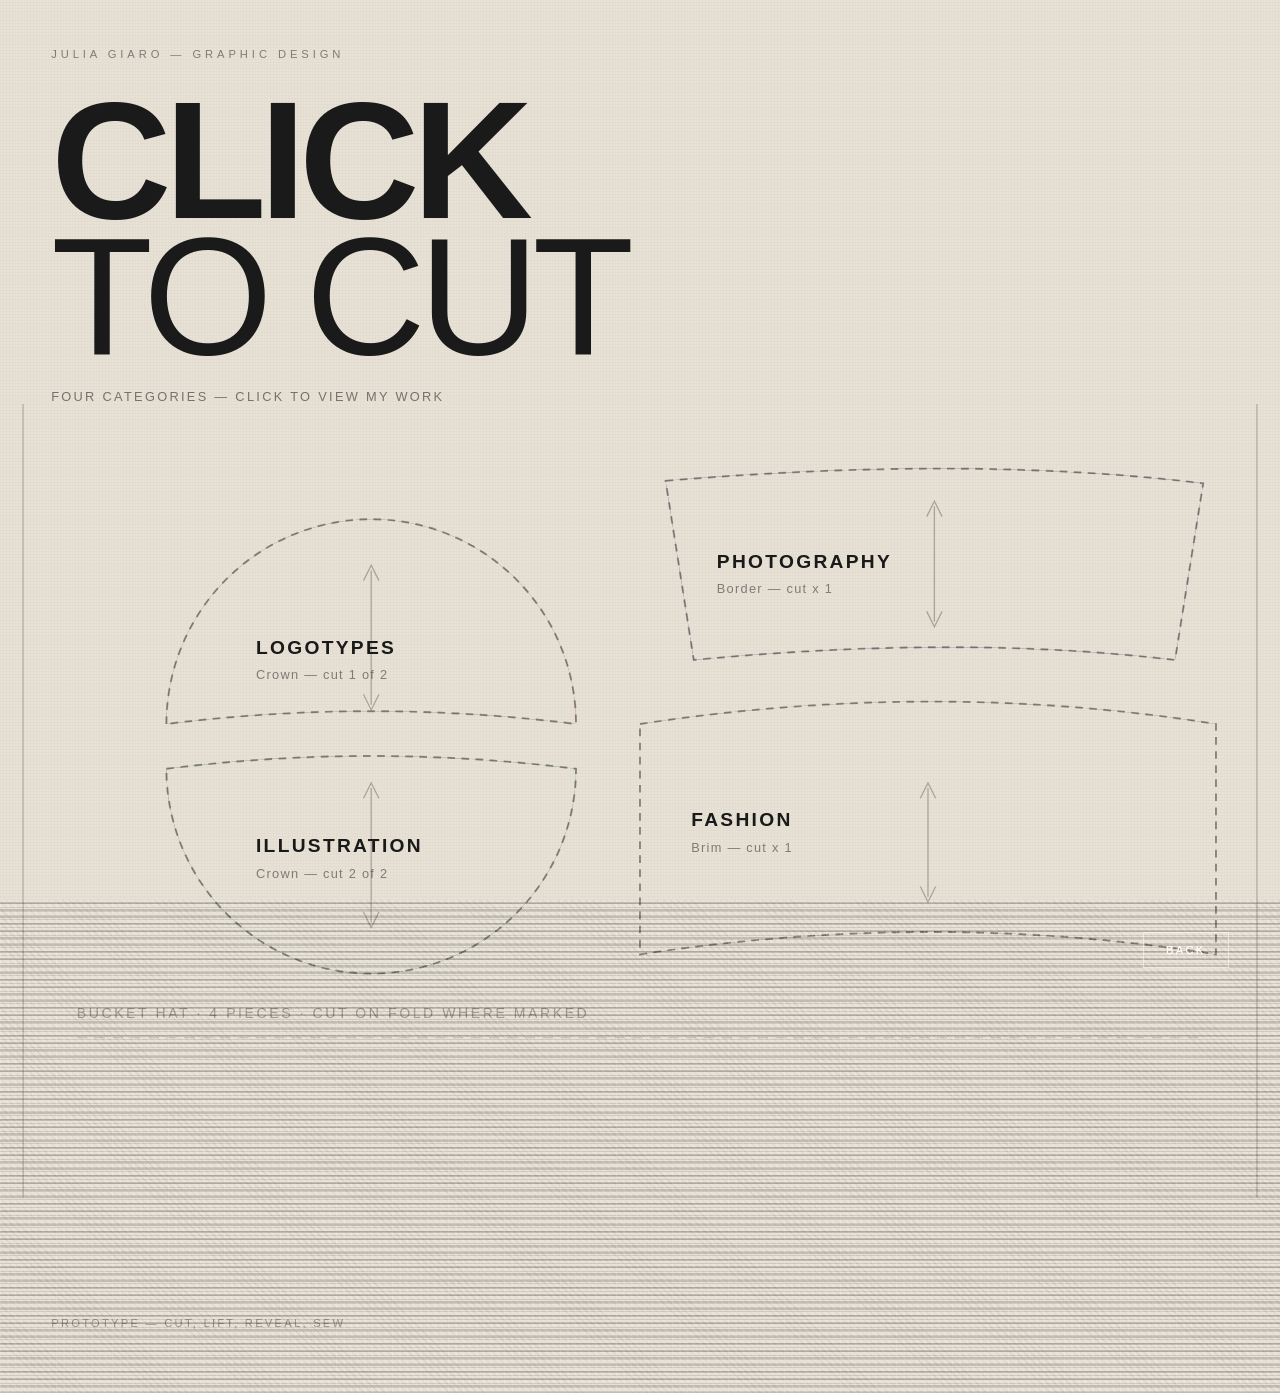
<file: graphical-design.html>
<!DOCTYPE html>
<html lang="en">
<head>
<meta charset="utf-8">
<meta name="viewport" content="width=device-width, initial-scale=1">
<title>Pattern — reveal prototype</title>
<link rel="stylesheet" href="graphical-design.css">
</head>
<body>

<header>
  <div class="selvage"><a href="index.html" class="home-link">Julia Giaro — Graphic Design</a></div>
  <h1>Click<span class="thin">to Cut</span></h1>
  <div class="instruction">Four Categories — click to view my work</div>
</header>

<svg id="layout" viewBox="0 0 1000 620" xmlns="http://www.w3.org/2000/svg">
  <defs>
    <!-- weave texture reused on every underlayer -->
    <pattern id="weave" width="4" height="4" patternUnits="userSpaceOnUse">
      <rect width="4" height="4" fill="none"/>
      <line x1="0" y1="0" x2="0" y2="4" stroke="rgba(0,0,0,.12)" stroke-width="1"/>
      <line x1="0" y1="0" x2="4" y2="0" stroke="rgba(255,255,255,.10)" stroke-width="1"/>
    </pattern>
  </defs>

  <line x1="18" y1="0" x2="18" y2="620" stroke="#1a1a1a" stroke-width="1" opacity=".25"/>
  <line x1="982" y1="0" x2="982" y2="620" stroke="#1a1a1a" stroke-width="1" opacity=".25"/>

  <!-- LOGOTYPES -->
  <g class="piece" data-color="#b8442f"
     data-title="Logotypes" data-cat="logotypes"
     data-body="Identity work for paying clients and student organisations. Guldtummen's prize logo, later printed on the physical award. Artmed AB. Two wine label commissions. Logo and typography for SexIT, FlashIT and HelgIT.">
    <path class="under" fill="#b8442f" d="M 130 250 A 160 160 0 0 1 450 250 Q 290 230 130 250 Z"/>
    <path class="under" fill="url(#weave)" d="M 130 250 A 160 160 0 0 1 450 250 Q 290 230 130 250 Z"/>
    <g class="top-layer">
      <path class="top" d="M 130 250 A 160 160 0 0 1 450 250 Q 290 230 130 250 Z"/>
      <path class="chalk" d="M 130 250 A 160 160 0 0 1 450 250 Q 290 230 130 250 Z"/>
    </g>
    <path class="cut" d="M 130 250 A 160 160 0 0 1 450 250 Q 290 230 130 250 Z"/>
    <line class="grain" x1="290" y1="130" x2="290" y2="235"/>
    <path class="grain" d="M 284 138 L 290 126 L 296 138"/>
    <path class="grain" d="M 284 227 L 290 239 L 296 227"/>
    <text class="label" x="200" y="195">Logotypes</text>
    <text class="count" x="200" y="215">Crown — cut 1 of 2</text>
  </g>

  <!-- ILLUSTRATION -->
  <g class="piece" data-color="#2f6b5e"
     data-title="Illustration" data-cat="illustration"
     data-body="Hand-drawn and vector illustration, including the Guldtummen prize graphic and event material for student organisations.">
    <path class="under" fill="#2f6b5e" d="M 130 285 Q 290 265 450 285 A 160 160 0 0 1 130 285 Z"/>
    <path class="under" fill="url(#weave)" d="M 130 285 Q 290 265 450 285 A 160 160 0 0 1 130 285 Z"/>
    <g class="top-layer">
      <path class="top" d="M 130 285 Q 290 265 450 285 A 160 160 0 0 1 130 285 Z"/>
      <path class="chalk" d="M 130 285 Q 290 265 450 285 A 160 160 0 0 1 130 285 Z"/>
    </g>
    <path class="cut" d="M 130 285 Q 290 265 450 285 A 160 160 0 0 1 130 285 Z"/>
    <line class="grain" x1="290" y1="300" x2="290" y2="405"/>
    <path class="grain" d="M 284 308 L 290 296 L 296 308"/>
    <path class="grain" d="M 284 397 L 290 409 L 296 397"/>
    <text class="label" x="200" y="350">Illustration</text>
    <text class="count" x="200" y="370">Crown — cut 2 of 2</text>
  </g>

  <!-- PHOTOGRAPHY -->
  <g class="piece" data-color="#3a4a7c"
     data-title="Photography" data-cat="photography"
     data-body="Commissioned photography alongside personal work. Trained under nature photographer Piotr Malczewski at Galeria Fotografii.">
    <path class="under" fill="#3a4a7c" d="M 520 60 Q 760 40 940 62 L 918 200 Q 750 180 542 200 Z"/>
    <path class="under" fill="url(#weave)" d="M 520 60 Q 760 40 940 62 L 918 200 Q 750 180 542 200 Z"/>
    <g class="top-layer">
      <path class="top" d="M 520 60 Q 760 40 940 62 L 918 200 Q 750 180 542 200 Z"/>
      <path class="chalk" d="M 520 60 Q 760 40 940 62 L 918 200 Q 750 180 542 200 Z"/>
    </g>
    <path class="cut" d="M 520 60 Q 760 40 940 62 L 918 200 Q 750 180 542 200 Z"/>
    <line class="grain" x1="730" y1="80" x2="730" y2="170"/>
    <path class="grain" d="M 724 88 L 730 76 L 736 88"/>
    <path class="grain" d="M 724 162 L 730 174 L 736 162"/>
    <text class="label" x="560" y="128">Photography</text>
    <text class="count" x="560" y="148">Border — cut x 1</text>
  </g>

  <!-- FASHION -->
  <g class="piece" data-color="#a86420"
     data-title="Fashion" data-cat="fashion"
     data-body="Garment construction and pattern work. This layout is a bucket hat: a crown split in two, a side band and a brim.">
    <path class="under" fill="#a86420" d="M 500 250 Q 730 215 950 250 L 950 430 Q 730 395 500 430 Z"/>
    <path class="under" fill="url(#weave)" d="M 500 250 Q 730 215 950 250 L 950 430 Q 730 395 500 430 Z"/>
    <g class="top-layer">
      <path class="top" d="M 500 250 Q 730 215 950 250 L 950 430 Q 730 395 500 430 Z"/>
      <path class="chalk" d="M 500 250 Q 730 215 950 250 L 950 430 Q 730 395 500 430 Z"/>
    </g>
    <path class="cut" d="M 500 250 Q 730 215 950 250 L 950 430 Q 730 395 500 430 Z"/>
    <line class="grain" x1="725" y1="300" x2="725" y2="385"/>
    <path class="grain" d="M 719 308 L 725 296 L 731 308"/>
    <path class="grain" d="M 719 377 L 725 389 L 731 377"/>
    <text class="label" x="540" y="330">Fashion</text>
    <text class="count" x="540" y="350">Brim — cut x 1</text>
  </g>

  <text x="60" y="480" font-size="11" letter-spacing="2" opacity=".35" fill="#1a1a1a">BUCKET HAT · 4 PIECES · CUT ON FOLD WHERE MARKED</text>
  <line x1="60" y1="495" x2="940" y2="495" stroke="#1a1a1a" stroke-width="1" opacity=".15" stroke-dasharray="8 6"/>
</svg>

<button id="reset">Reverse the cut</button>

<button id="sew-trigger">Sew the pieces together</button>

<div id="sew-stage">
  <button id="sew-close">Close</button>
  <div id="sew-caption">Joining the seams</div>

  <svg id="sew-svg" viewBox="0 0 400 300" xmlns="http://www.w3.org/2000/svg">
    <defs>
      <pattern id="weave2" width="4" height="4" patternUnits="userSpaceOnUse">
        <line x1="0" y1="0" x2="0" y2="4" stroke="rgba(0,0,0,.13)" stroke-width="1"/>
        <line x1="0" y1="0" x2="4" y2="0" stroke="rgba(255,255,255,.09)" stroke-width="1"/>
      </pattern>
    </defs>

    <!-- BRIM: wide ellipse, sits behind and below -->
    <g class="sew-piece" id="sp-brim">
      <path fill="#a86420" d="M 200 196 C 96 196 30 214 30 232 C 30 250 96 266 200 266 C 304 266 370 250 370 232 C 370 214 304 196 200 196 Z"/>
      <path fill="url(#weave2)" d="M 200 196 C 96 196 30 214 30 232 C 30 250 96 266 200 266 C 304 266 370 250 370 232 C 370 214 304 196 200 196 Z"/>
    </g>

    <!-- SIDE BAND: tapered wall from crown down to brim -->
    <g class="sew-piece" id="sp-band">
      <path fill="#3a4a7c" d="M 108 120 L 92 218 C 92 236 308 236 308 218 L 292 120 C 292 136 108 136 108 120 Z"/>
      <path fill="url(#weave2)" d="M 108 120 L 92 218 C 92 236 308 236 308 218 L 292 120 C 292 136 108 136 108 120 Z"/>
    </g>

    <!-- CROWN half 2: lower half-moon of the top -->
    <g class="sew-piece" id="sp-crown-b">
      <path fill="#2f6b5e" d="M 108 120 C 108 136 292 136 292 120 C 292 112 108 112 108 120 Z"/>
      <path fill="url(#weave2)" d="M 108 120 C 108 136 292 136 292 120 C 292 112 108 112 108 120 Z"/>
    </g>

    <!-- CROWN half 1: domed top -->
    <g class="sew-piece" id="sp-crown-a">
      <path fill="#b8442f" d="M 108 120 C 108 62 148 40 200 40 C 252 40 292 62 292 120 C 292 112 108 112 108 120 Z"/>
      <path fill="url(#weave2)" d="M 108 120 C 108 62 148 40 200 40 C 252 40 292 62 292 120 C 292 112 108 112 108 120 Z"/>
    </g>

    <!-- seams along the joins -->
    <path class="seam" id="seam-1" d="M 108 120 C 108 112 292 112 292 120"/>
    <path class="seam" id="seam-2" d="M 108 120 C 108 136 292 136 292 120"/>
    <path class="seam" id="seam-3" d="M 92 218 C 92 236 308 236 308 218"/>
  </svg>

  <div id="reveal-photo">
    <div id="portrait-wrap">
      <img id="portrait" alt="Julia Giaro" src="profile-pic.jpg">
      <svg id="flying-hat" viewBox="0 0 400 300" xmlns="http://www.w3.org/2000/svg">
        <path fill="#a86420" d="M 200 196 C 96 196 30 214 30 232 C 30 250 96 266 200 266 C 304 266 370 250 370 232 C 370 214 304 196 200 196 Z"/>
        <path fill="#3a4a7c" d="M 108 120 L 92 218 C 92 236 308 236 308 218 L 292 120 C 292 136 108 136 108 120 Z"/>
        <path fill="#2f6b5e" d="M 108 120 C 108 136 292 136 292 120 C 292 112 108 112 108 120 Z"/>
        <path fill="#b8442f" d="M 108 120 C 108 62 148 40 200 40 C 252 40 292 62 292 120 C 292 112 108 112 108 120 Z"/>
        <path fill="none" stroke="#f2ede3" stroke-width="2.2" stroke-dasharray="7 6" opacity=".85" d="M 108 120 C 108 112 292 112 292 120"/>
        <path fill="none" stroke="#f2ede3" stroke-width="2.2" stroke-dasharray="7 6" opacity=".85" d="M 92 218 C 92 236 308 236 308 218"/>
      </svg>
    </div>
    <div id="about-copy">
      <h2>About</h2>
      <p>Graphical designer and Photographer based in Gothenburg. Although Interaction Design and Software Engineering has been my education, art and creativity has followed me throughout my whole life. 
        For as long as I can remember, I have had a pen in my hand together with a growing curiosity for exploring new artforms.
      </p>
    </div>
  </div>
</div>

<footer>Prototype — cut, lift, reveal, sew</footer>

<!-- level 2: category grid -->
<div class="stage" id="stage-cat">
  <button class="back" data-close="stage-cat">Back</button>
  <div class="stage-head">
    <div class="kicker" id="cat-kicker"></div>
    <h2 id="cat-title"></h2>
    <p class="blurb" id="cat-blurb"></p>
  </div>
  <div class="grid" id="cat-grid"></div>
</div>

<!-- level 3: single project -->
<div class="stage fine" id="stage-proj" style="z-index:60">
  <button class="back" data-close="stage-proj">Back</button>
  <div class="stage-head">
    <div class="kicker" id="proj-kicker"></div>
    <h2 id="proj-title"></h2>
    <p class="blurb" id="proj-blurb"></p>
  </div>
  <div class="grid" id="proj-grid"></div>
</div>

<script>

/* ================================================================
   EDIT HERE — all content lives in this one object.

   categories[].projects[] :
     title   — shown on the card and at project level
     oneline — the single sentence that appears on hover
     text    — the longer process writeup, project level only
     shape   — tile aspect ratio: 'tall' | 'wide' | 'square'
     images  — filenames. The first is the card image; all of them
               form the hover mosaic and the project-level grid.
               Leave [] and placeholders are drawn instead.
   ================================================================ */
const DATA = {
  logotypes: {
    title: "Logotypes",
    color: "#b8442f",
    blurb: "Logotypes made for student organisations or private clients in either Photoshop, Illustrator or Procreate",
    projects: [
      {
        title: "Guldtummen",
        oneline: "Prize logo for Gothenburgs students price awarded to a grand supporter of the towns students. Used as PR and later printed as the physical award.",
        text: "Commissioned to design the prize graphic for Guldtummen 2022. The mark had to work at award-trophy scale and in single-colour print, so the construction was kept to flat shapes with no fine detail. It was later used as the print on the physical prize itself.",
        shape: "tall",
        images: ["assets/posters/Guldtummen.webp", "assets/Logotyper/guldtummen.png"]
      },
      {
        title: "Artmed AB",
        oneline: "Identity for a medical and dental consultancy.",
        text: "A logo for a consultancy working across general medicine, dentistry and alternative medicine. The brief needed something that read as clinical without feeling cold, and that held up small on documents and signage.",
        shape: "square",
        images: ["assets/Logotyper/artmed.png"]
      },
      {
        title: "Wine Labels",
        oneline: "Two label logotypes for a private client.",
        text: "Two wine label commissions for a private client. Label work is a constraint problem — a curved surface, a fixed footprint, and legibility on a shelf at arm's length.",
        shape: "wide",
        images: ["assets/Logotyper/Winelogo1.jpg"]
      },
      {
        title: "SexIT",
        oneline: "Logotype and typography for the student organisation. Created in Illustrator.",
        text: "The organisation's logotype and typographic system. Three elements from the original — the wings, the scarf and the inverted cross — have been carried through by every designer who came after me, each in their own version. I did not write a specification for it; it just held up well enough that people kept using it.",
        shape: "tall",
        images: ["assets/Logotyper/Sexit_smurf.png", "assets/Logotyper/Sexit_Hoodie.jpg", "assets/Logotyper/Sexit_marke.png", "assets/Logotyper/Sexit_logga.png", "assets/Logotyper/zoomSexit.png"]
      },
      {
        title: "FlashIT",
        oneline: "Identity for the photography society.",
        text: "Logo and typography for FlashIT, the photography society I later ran as president.",
        shape: "square",
        images: ["assets/Logotyper/flashit märke orig new.png", "assets/Logotyper/flshmrk.png", "assets/Logotyper/flashit logo.png"]
      },
      {
        title: "HelgIT",
        oneline: "Merchandise logo for T-shirts and hats.",
        text: "A logo built specifically for garment printing — limited colours, heavy weight, and legible on fabric at a distance.",
        shape: "wide",
        images: ["assets/Logotyper/Helgit_logo.png"]
      },
      {
        title: "Tofsen",
        oneline: "Co-redesigned the publication's logo.",
        text: "Worked with another designer to redesign the logo for Chalmers Kårtidning Tofsen, the student paper I have written and produced content for since 2022.",
        shape: "tall",
        images: []
      }
    ]
  },

  illustration: {
    title: "Illustration",
    color: "#2f6b5e",
    blurb: "Hand-drawn and vector illustration.",
    projects: [
    { title: "Fanzine Chamonix", 
        oneline: "Fanzine made in the style of a tour guide handbook.",
        text: "Created in InDesign, Photoshop and Illustrator. Made a Fanzine for a graphical design course with the intention to expand my Adobe Creative Suite knowledge. Images taken in Chamonix by me. Later printed and cut into booklets.", 
        shape: "tall", 
        images: ["assets/Illustrations/fanzine_page1.jpg","assets/Illustrations/fanzine new_page-0002.jpg", "assets/Illustrations/fanzine new_page-0003.jpg", "assets/Illustrations/fanzine new_page-0004.jpg", "assets/Illustrations/fanzine new_page-0005.jpg","assets/Illustrations/fanzine new_page-0006.jpg", "assets/Illustrations/fanzine new_page-0007.jpg","assets/Illustrations/fanzine new_page-0008.jpg", "assets/Illustrations/fanzine new_page-0009.jpg", "assets/Illustrations/fanzine new_page-0010.jpg", "assets/Illustrations/fanzine new_page-0011.jpg", "assets/Illustrations/fanzine new_page-0012.jpg"  ] 
    },
    { title: "Tofsen Graphical Work", oneline: "Illustrations for Tofsen events.", text: "Add your writeup here.", shape: "wide", images: ["assets/Illustrations/Tofsens_Julkalender.png", "assets/Illustrations/338934394_1289748828557931_6545065167870564912_n.jpg", "assets/Illustrations/316352269_1094899431170969_1405260034856978331_n.jpg", "assets/posters/received_2267156626804455.jpeg"] },
    { title: "Personal Work", oneline: "Ongoing drawing and vector work.", text: "Add your writeup here.", shape: "square", images: [] }
    ]
  },

  photography: {
    title: "Photography",
    color: "#3a4a7c",
    blurb: "Commissioned photography alongside personal work.",
    projects: [
      { title: "Assignments", oneline: "Commissioned shoots.", text: "Add your writeup here.", shape: "wide", images: [] },
      { title: "Nature", oneline: "Trained under Piotr Malczewski at Galeria Fotografii.", text: "Add your writeup here.", shape: "tall", images: [] },
      { title: "Events", oneline: "Coverage for Tofsen and student organisations.", text: "Add your writeup here.", shape: "square", images: [] }
    ]
  },

  fashion: {
    title: "Fashion",
    color: "#a86420",
    blurb: "Garment construction and pattern work.",
    projects: [
      { title: "Bucket Hat", oneline: "The pattern this site is cut from.", text: "Add your writeup here.", shape: "square", images: [] },
      { title: "Sewing Projects", oneline: "Ongoing garment work.", text: "Add your writeup here.", shape: "tall", images: [] }
    ]
  }
};

/* ---------------- rendering ---------------- */

const RATIO = { tall: 1.38, square: 1.0, wide: 0.68 };

function plate(shape, colour, label) {
  // placeholder tile until real images are dropped in
  const h = Math.round(400 * RATIO[shape]);
  const svg =
    `<svg xmlns='http://www.w3.org/2000/svg' viewBox='0 0 400 ${h}'>` +
    `<rect width='400' height='${h}' fill='${colour}'/>` +
    `<rect width='400' height='${h}' fill='rgba(0,0,0,.18)'/>` +
    `<text x='200' y='${h/2}' font-family='Helvetica' font-size='15' fill='rgba(255,255,255,.5)' ` +
    `text-anchor='middle' letter-spacing='2'>${label}</text></svg>`;
  return 'data:image/svg+xml;utf8,' + encodeURIComponent(svg);
}

// column count chosen per image count so the mosaic reads as a tidy grid
// rather than a lot of empty or overcrowded cells
function mosaicCols(n) {
  if (n <= 1) return 1;
  if (n === 2) return 2;
  if (n === 4) return 2;
  return 3;
}

function mosaicFor(project) {
  const hasImages = project.images.length > 0;
  const n = hasImages ? project.images.length : 4;
  const cols = mosaicCols(n);
  // if the last row doesn't divide evenly, stretch its final image
  // across the leftover columns rather than leaving an empty cell —
  // the mosaic should always fully cover the card. With a single
  // image (cols=1) this is a no-op: it just fills the whole card.
  const remainder = n % cols;
  const lastSpan = remainder === 0 ? 1 : cols - remainder + 1;

  const cells = hasImages
    ? project.images.map((src, i) => {
        const span = (i === n - 1 && remainder !== 0) ? lastSpan : 1;
        return `<img src="${src}" alt="" loading="lazy" style="animation-delay:${i * 55}ms; grid-column: span ${span};">`;
      }).join('')
    : Array.from({ length: n }, (_, i) =>
        `<div style="animation-delay:${i * 55}ms"></div>`).join('');
  return `<div class="mosaic" style="grid-template-columns:repeat(${cols},1fr)">${cells}</div>`;
}

function buildCard(project, colour, onClick) {
  const card = document.createElement('div');
  card.className = 'card';
  const img = project.images[0]
    ? project.images[0]
    : plate(project.shape, colour, project.title);

  card.innerHTML =
    `<img class="plate" src="${img}" alt="${project.title}">` +
    mosaicFor(project) +
    `<div class="veil"><h3>${project.title}</h3><p>${project.oneline}</p></div>`;

  card.addEventListener('click', () => onClick(project));
  return card;
}

/* level 2 */
const stageCat = document.getElementById('stage-cat');
function openCategory(key) {
  const cat = DATA[key];
  stageCat.style.background = cat.color;
  document.getElementById('cat-kicker').textContent = 'Category';
  document.getElementById('cat-title').textContent = cat.title;
  document.getElementById('cat-blurb').textContent = cat.blurb;

  const grid = document.getElementById('cat-grid');
  grid.innerHTML = '';
  cat.projects.forEach(p => {
    grid.appendChild(buildCard(p, cat.color, proj => openProject(proj, cat)));
  });

  stageCat.classList.add('open');
  stageCat.scrollTop = 0;
}

/* level 3 */
const stageProj = document.getElementById('stage-proj');
function openProject(project, cat) {
  stageProj.style.background = cat.color;
  document.getElementById('proj-kicker').textContent = cat.title;
  document.getElementById('proj-title').textContent = project.title;
  document.getElementById('proj-blurb').textContent = project.text;

  const grid = document.getElementById('proj-grid');
  grid.innerHTML = '';

  // every image from this project, same masonry layout
  const shots = project.images.length ? project.images : [null, null, null, null, null];
  const shapes = ['tall','square','wide','square','tall','wide'];
  shots.forEach((src, i) => {
    const card = document.createElement('div');
    card.className = 'card';
    const shape = shapes[i % shapes.length];
    card.innerHTML = `<img class="plate" src="${src || plate(shape, cat.color, project.title + ' ' + (i+1))}" alt="">`;
    grid.appendChild(card);
  });

  stageProj.classList.add('open');
  stageProj.scrollTop = 0;
}

/* the cutting page calls this when a piece is cut:
     openCategory('logotypes' | 'illustration' | 'photography' | 'fashion')  */
window.openCategory = openCategory;

/* closing */
document.querySelectorAll('[data-close]').forEach(btn => {
  btn.addEventListener('click', () => {
    document.getElementById(btn.dataset.close).classList.remove('open');
  });
});
document.addEventListener('keydown', e => {
  if (e.key === 'Escape') {
    if (stageProj.classList.contains('open')) stageProj.classList.remove('open');
    else stageCat.classList.remove('open');
  }
});


  // ---- cutting page ----
  const resetBtn = document.getElementById('reset');

  // measure each cut path so the line draws itself rather than fading in
  document.querySelectorAll('.piece .cut').forEach(path => {
    const len = path.getTotalLength();
    path.style.setProperty('--len', len);
  });

  document.querySelectorAll('.piece').forEach(piece => {
    piece.addEventListener('click', () => {
      const colour = piece.dataset.color;

      if (!piece.classList.contains('opened')) {
        piece.classList.add('opened');
        resetBtn.classList.add('show');
      }
      setTimeout(checkComplete, 60);

      // once the piece has lifted, open that category's grid
      setTimeout(() => {
        window.openCategory(piece.dataset.cat);
      }, 520);
    });
  });

  resetBtn.addEventListener('click', () => {
    document.querySelectorAll('.piece.opened').forEach(p => p.classList.remove('opened'));
    resetBtn.classList.remove('show');
    checkComplete();
  });


  // ---- sewing sequence ----
  const sewTrigger = document.getElementById('sew-trigger');
  const sewStage   = document.getElementById('sew-stage');
  const sewCaption = document.getElementById('sew-caption');
  const revealPhoto = document.getElementById('reveal-photo');
  const flyingHat  = document.getElementById('flying-hat');
  const aboutCopy  = document.getElementById('about-copy');
  const sewSvg     = document.getElementById('sew-svg');

  const seams = ['seam-1','seam-2','seam-3'].map(id => document.getElementById(id));
  seams.forEach(s => {
    const len = s.getTotalLength();
    s.style.strokeDasharray = `7 6`;
    s.dataset.len = len;
    s.style.opacity = 0;
  });

  function allCut() {
    return document.querySelectorAll('.piece.opened').length === document.querySelectorAll('.piece').length;
  }

  function checkComplete() {
    sewTrigger.classList.toggle('show', allCut());
  }

  function runSewing() {
    sewStage.classList.add('on');
    revealPhoto.classList.remove('show');
    flyingHat.classList.remove('landed');
    aboutCopy.classList.remove('show');
    sewSvg.style.display = '';
    seams.forEach(s => s.style.opacity = 0);

    // pieces start scattered, then move into place
    const scatter = {
      'sp-brim':    'translate(0px, 150px)',
      'sp-band':    'translate(-190px, 20px)',
      'sp-crown-b': 'translate(190px, -30px)',
      'sp-crown-a': 'translate(0px, -170px)'
    };
    Object.entries(scatter).forEach(([id, tf]) => {
      const el = document.getElementById(id);
      el.style.transition = 'none';
      el.style.transform = tf;
      el.style.opacity = 0;
    });
    // force reflow so the scattered position registers before animating
    sewSvg.getBoundingClientRect();

    setTimeout(() => {
      sewCaption.textContent = 'Joining the seams';
      sewCaption.classList.add('show');
      Object.keys(scatter).forEach(id => {
        const el = document.getElementById(id);
        el.style.transition = 'transform 1100ms cubic-bezier(.34,.02,.2,1), opacity 500ms ease';
        el.style.transform = 'translate(0px, 0px)';
        el.style.opacity = 1;
      });
    }, 250);

    // seams stitch one at a time
    seams.forEach((s, i) => {
      setTimeout(() => {
        s.style.opacity = .9;
        s.style.strokeDasharray = s.dataset.len;
        s.style.strokeDashoffset = s.dataset.len;
        s.getBoundingClientRect();
        s.style.transition = 'stroke-dashoffset 600ms ease';
        s.style.strokeDashoffset = 0;
        setTimeout(() => {
          s.style.transition = 'none';
          s.style.strokeDasharray = '7 6';
          s.style.strokeDashoffset = 0;
        }, 620);
      }, 1400 + i * 650);
    });

    // hat is finished — hand it to the portrait
    setTimeout(() => {
      sewCaption.textContent = 'Finished';
    }, 3500);

    setTimeout(() => {
      sewCaption.classList.remove('show');
      sewSvg.style.display = 'none';
      revealPhoto.classList.add('show');
    }, 4100);

    setTimeout(() => {
      flyingHat.classList.remove('landed');
      flyingHat.getBoundingClientRect();
      requestAnimationFrame(() => flyingHat.classList.add('landed'));
    }, 4500);

    setTimeout(() => {
      aboutCopy.classList.add('show');
    }, 5300);
  }

  sewTrigger.addEventListener('click', runSewing);

  document.getElementById('sew-close').addEventListener('click', () => {
    sewStage.classList.remove('on');
  });

  document.addEventListener('keydown', e => {
    if (e.key === 'Escape') {
      sewStage.classList.remove('on');
    }
  });
</script>

</body>
</html>
</file>
<file: graphical-design.css>
:root {
    --fabric: #e8e2d6;
    --thread: #1a1a1a;
    --accent: #c8503c;
  }

  * { box-sizing: border-box; margin: 0; padding: 0; }

  body {
    background: var(--fabric);
    font-family: "Helvetica Neue", Arial, sans-serif;
    color: var(--thread);
    min-height: 100vh;
    overflow-x: hidden;
  }

  body::before {
    content: "";
    position: fixed;
    inset: 0;
    pointer-events: none;
    z-index: 1;
    opacity: .4;
    background-image:
      repeating-linear-gradient(0deg, rgba(0,0,0,.05) 0 1px, transparent 1px 3px),
      repeating-linear-gradient(90deg, rgba(0,0,0,.04) 0 1px, transparent 1px 3px);
  }

  header { padding: 3rem 4vw 0; position: relative; z-index: 2; }

  .selvage {
    font-size: .7rem; letter-spacing: .35em; text-transform: uppercase;
    opacity: .5; margin-bottom: 2rem;
  }
  .home-link { color: inherit; text-decoration: none; }
  .home-link:hover { text-decoration: underline; }

  h1 {
    font-size: clamp(3.5rem, 13vw, 11rem);
    line-height: .82; letter-spacing: -.04em;
    font-weight: 800; text-transform: uppercase;
  }
  h1 .thin { font-weight: 200; display: block; }

  .instruction {
    margin-top: 1.5rem; font-size: .8rem; letter-spacing: .18em;
    text-transform: uppercase; opacity: .55;
  }

  #layout { display: block; width: 100%; height: auto; }

  .piece { cursor: pointer; }

  /* the underlayer: category colour, revealed when the piece lifts */
  .under { transition: none; }

  /* woven texture on the underlayer, drawn as a pattern */
  .piece .top {
    fill: var(--fabric);
    transition: fill 300ms ease;
  }
  .piece:hover .top { fill: #ded7c8; }

  .piece .chalk {
    fill: none; stroke: var(--thread); stroke-width: 1.5;
    stroke-dasharray: 6 5; opacity: .45;
  }

  /* the cut line draws itself around the shape on hover */
  .piece .cut {
    fill: none; stroke: var(--accent); stroke-width: 3;
    stroke-linecap: round;
    stroke-dasharray: var(--len); stroke-dashoffset: var(--len);
    transition: stroke-dashoffset 550ms cubic-bezier(.4,0,.2,1);
  }
  .piece:hover .cut { stroke-dashoffset: 0; }

  .piece .label {
    font-size: 15px; font-weight: 700; letter-spacing: .12em;
    text-transform: uppercase; fill: var(--thread);
    pointer-events: none; transition: fill 400ms ease;
  }
  .piece .count {
    font-size: 10px; letter-spacing: .1em; fill: var(--thread);
    opacity: .5; pointer-events: none; transition: fill 400ms ease, opacity 400ms ease;
  }

  .grain { stroke: var(--thread); stroke-width: 1; opacity: .3; fill: none;
           transition: stroke 400ms ease; }

  /* the lifted top layer slides away and rotates slightly */
  .top-layer {
    transition: transform 800ms cubic-bezier(.34,.01,.2,1), opacity 800ms ease;
    transform-box: fill-box;
    transform-origin: center;
  }

  .piece.opened .top-layer {
    transform: translate(40px, -90px) rotate(-6deg);
    opacity: 0;
  }

  /* once opened, labels flip to light so they read on the colour */
  .piece.opened .label { fill: #fdfbf7; }
  .piece.opened .count { fill: #fdfbf7; opacity: .7; }
  .piece.opened .grain { stroke: #fdfbf7; opacity: .35; }


  /* ---- sewing stage ---- */
  #sew-stage {
    position: fixed; inset: 0; z-index: 40;
    background: #e8e2d6;
    display: none;
    align-items: center; justify-content: center;
    flex-direction: column;
  }
  #sew-stage.on { display: flex; }

  #sew-stage::before {
    content: ""; position: absolute; inset: 0; pointer-events: none;
    opacity: .4;
    background-image:
      repeating-linear-gradient(0deg, rgba(0,0,0,.05) 0 1px, transparent 1px 3px),
      repeating-linear-gradient(90deg, rgba(0,0,0,.04) 0 1px, transparent 1px 3px);
  }

  #sew-caption {
    position: absolute; top: 8vh; left: 0; right: 0; text-align: center;
    font-size: .75rem; letter-spacing: .3em; text-transform: uppercase;
    opacity: 0; transition: opacity 500ms ease; color: #1a1a1a;
  }
  #sew-caption.show { opacity: .55; }

  #sew-svg { width: min(88vw, 620px); height: auto; }

  .sew-piece {
    transform-box: fill-box; transform-origin: center;
    transition: transform 1100ms cubic-bezier(.34,.02,.2,1);
  }

  /* seams draw themselves along each joined edge */
  .seam {
    fill: none; stroke: #f2ede3; stroke-width: 2.2;
    stroke-dasharray: 7 6; stroke-linecap: round;
    opacity: .9;
  }

  /* the finished hat, then the photo */
  #reveal-photo {
    position: absolute; inset: 0;
    display: flex; align-items: center; justify-content: center;
    opacity: 0; pointer-events: none;
    transition: opacity 900ms ease;
  }
  #reveal-photo.show { opacity: 1; pointer-events: auto; }

  #portrait-wrap { position: relative; width: min(80vw, 420px); }

  #portrait {
    width: 100%; display: block; border-radius: 4px;
    background: #cfc6b4;
  }

  /* the assembled hat flies onto the head */
  #flying-hat {
    position: absolute;
    width: 66%; left: 17%; top: -12%;
    transition: transform 1100ms cubic-bezier(.25,.8,.3,1);
    transform: translateY(-75vh) rotate(-12deg) scale(1.35);
    will-change: transform;
  }
  #flying-hat.landed { transform: translateY(0) rotate(0deg) scale(1); }

  #about-copy {
    position: absolute; bottom: 6vh; left: 0; right: 0;
    text-align: center; padding: 0 8vw; color: #1a1a1a;
    opacity: 0; transition: opacity 700ms ease 600ms;
  }
  #about-copy.show { opacity: 1; }
  #about-copy h2 {
    font-size: clamp(1.8rem, 5vw, 3rem); text-transform: uppercase;
    font-weight: 800; letter-spacing: -.02em;
  }
  #about-copy p {
    margin: .8rem auto 0; max-width: 46ch; line-height: 1.6;
    font-size: .95rem; opacity: .75;
  }

  #sew-close {
    position: absolute; top: 2rem; right: 4vw; z-index: 3;
    background: none; border: 1px solid rgba(26,26,26,.3);
    color: #1a1a1a; padding: .7rem 1.4rem; font-size: .7rem;
    letter-spacing: .2em; text-transform: uppercase; cursor: pointer;
    font-family: inherit;
  }
  #sew-close:hover { background: rgba(26,26,26,.07); }

  #sew-trigger {
    margin: 0 4vw 4rem; background: #1a1a1a; border: none;
    color: #e8e2d6; padding: 1rem 2rem; font-size: .72rem;
    letter-spacing: .22em; text-transform: uppercase; cursor: pointer;
    font-family: inherit; display: none;
  }
  #sew-trigger.show { display: inline-block; }
  #sew-trigger:hover { background: #000; }

  footer {
    padding: 2rem 4vw 4rem; font-size: .7rem; letter-spacing: .2em;
    text-transform: uppercase; opacity: .4;
  }

  #reset {
    margin: 0 4vw 3rem; background: none; border: 1px solid rgba(26,26,26,.3);
    color: var(--thread); padding: .8rem 1.6rem; font-size: .7rem;
    letter-spacing: .2em; text-transform: uppercase; cursor: pointer;
    font-family: inherit; opacity: 0; pointer-events: none;
    transition: opacity 300ms ease;
  }
  #reset.show { opacity: 1; pointer-events: auto; }
  #reset:hover { background: rgba(26,26,26,.06); }

  /* project panel takes the category colour */
  #panel {
    position: fixed; inset: 0; z-index: 20;
    display: flex; flex-direction: column; justify-content: center;
    padding: 4rem 6vw; color: #fdfbf7;
    transform: translateY(100%);
    transition: transform 600ms cubic-bezier(.4,0,.2,1);
    background: var(--thread);
  }
  #panel.open { transform: translateY(0); }

  #panel h2 {
    font-size: clamp(2.5rem, 8vw, 6rem); line-height: .9;
    text-transform: uppercase; letter-spacing: -.03em; font-weight: 800;
  }
  #panel p { margin-top: 1.5rem; max-width: 48ch; line-height: 1.6; opacity: .85; }

  #close {
    position: absolute; top: 2rem; right: 4vw;
    background: none; border: 1px solid rgba(253,251,247,.45);
    color: #fdfbf7; padding: .7rem 1.4rem; font-size: .7rem;
    letter-spacing: .2em; text-transform: uppercase; cursor: pointer;
    font-family: inherit;
  }
  #close:hover { background: rgba(253,251,247,.12); }
  /* ============================================================
     LEVEL 2 — category grid (e.g. all logotypes)
     ============================================================ */
  .stage {
    position: fixed; inset: 0; z-index: 50;
    overflow-y: auto;
    transform: translateY(100%);
    transition: transform 600ms cubic-bezier(.4,0,.2,1);
  }
  .stage.open { transform: translateY(0); }

  /* weave texture — coarse at category level */
  .stage::before {
    content: ""; position: fixed; inset: 0; pointer-events: none; z-index: 0;
    background-image:
      repeating-linear-gradient(0deg, rgba(0,0,0,.11) 0 1px, transparent 1px 4px),
      repeating-linear-gradient(90deg, rgba(255,255,255,.07) 0 1px, transparent 1px 4px);
  }

  /* fine weave — project level, "zoomed into the fibres" */
  .stage.fine::before {
    background-image:
      repeating-linear-gradient(0deg, rgba(0,0,0,.16) 0 2px, transparent 2px 7px),
      repeating-linear-gradient(90deg, rgba(255,255,255,.10) 0 2px, transparent 2px 7px),
      repeating-linear-gradient(45deg, rgba(0,0,0,.05) 0 1px, transparent 1px 5px);
  }

  .stage-head {
    position: relative; z-index: 2;
    padding: 4rem 4vw 2rem;
    color: #fdfbf7;
  }
  .stage-head .kicker {
    font-size: .65rem; letter-spacing: .3em; text-transform: uppercase;
    opacity: .6; margin-bottom: 1rem;
  }
  .stage-head h2 {
    font-size: clamp(2.5rem, 9vw, 6.5rem); line-height: .88;
    text-transform: uppercase; letter-spacing: -.03em; font-weight: 800;
  }
  .stage-head .blurb {
    margin-top: 1.2rem; max-width: 52ch; line-height: 1.65;
    opacity: .82; font-size: .95rem;
  }

  .back {
    position: absolute; top: 2rem; right: 4vw; z-index: 5;
    background: none; border: 1px solid rgba(253,251,247,.4);
    color: #fdfbf7; padding: .7rem 1.4rem; font-size: .7rem;
    letter-spacing: .2em; text-transform: uppercase; cursor: pointer;
    font-family: inherit;
  }
  .back:hover { background: rgba(253,251,247,.12); }

  /* tight masonry, no gaps */
  .grid {
    position: relative; z-index: 2;
    columns: 3; column-gap: 0;
    padding: 0 0 6rem;
  }
  @media (max-width: 900px) { .grid { columns: 2; } }
  @media (max-width: 560px) { .grid { columns: 1; } }

  .card {
    position: relative;
    break-inside: avoid;
    display: block;
    width: 100%;
    cursor: pointer;
    overflow: hidden;
    line-height: 0;
  }

  .card .plate {
    width: 100%;
    display: block;
    background: #cfc6b4;
  }

  /* hover: text overlay + mosaic of the project's images
     gradient (not a flat fill) so the mosaic preview shows through
     above the caption rather than being hidden behind it */
  .card .veil {
    position: absolute; inset: 0;
    background: linear-gradient(to top, rgba(20,16,14,.92) 0%, rgba(20,16,14,.55) 40%, rgba(20,16,14,0) 75%);
    opacity: 0;
    transition: opacity 300ms ease;
    display: flex; flex-direction: column; justify-content: flex-end;
    padding: 1.2rem;
    line-height: 1.5;
  }
  .card:hover .veil { opacity: 1; }

  .card .veil h3 {
    color: #fdfbf7; font-size: 1.05rem; font-weight: 700;
    text-transform: uppercase; letter-spacing: .06em;
    position: relative; z-index: 2;
  }
  .card .veil p {
    color: rgba(253,251,247,.8); font-size: .78rem; margin-top: .3rem;
    position: relative; z-index: 2;
  }

  /* the mosaic that assembles inside the tile on hover — a preview
     grid of the project's own images, stretched to fully cover the
     card so the reader gets a collage instead of the plain thumbnail.
     Rows/columns don't need to divide evenly; see mosaicFor() in the
     script, which spans the last image over any leftover columns. */
  .mosaic {
    position: absolute; inset: 0;
    display: grid; grid-auto-rows: 1fr;
    gap: 2px;
    opacity: 0;
    transition: opacity 350ms ease;
  }
  .card:hover .mosaic { opacity: 1; }

  .mosaic div, .mosaic img {
    width: 100%; height: 100%;
    background: #b8b0a0;
    object-fit: cover;
    display: block;
    transform: scale(.82);
    opacity: 0;
    animation: tile-in 400ms cubic-bezier(.34,1.2,.5,1) forwards;
  }
  .card:hover .mosaic div,
  .card:hover .mosaic img { animation-play-state: running; }

  @keyframes tile-in {
    to { transform: scale(1); opacity: 1; }
  }
</file>
